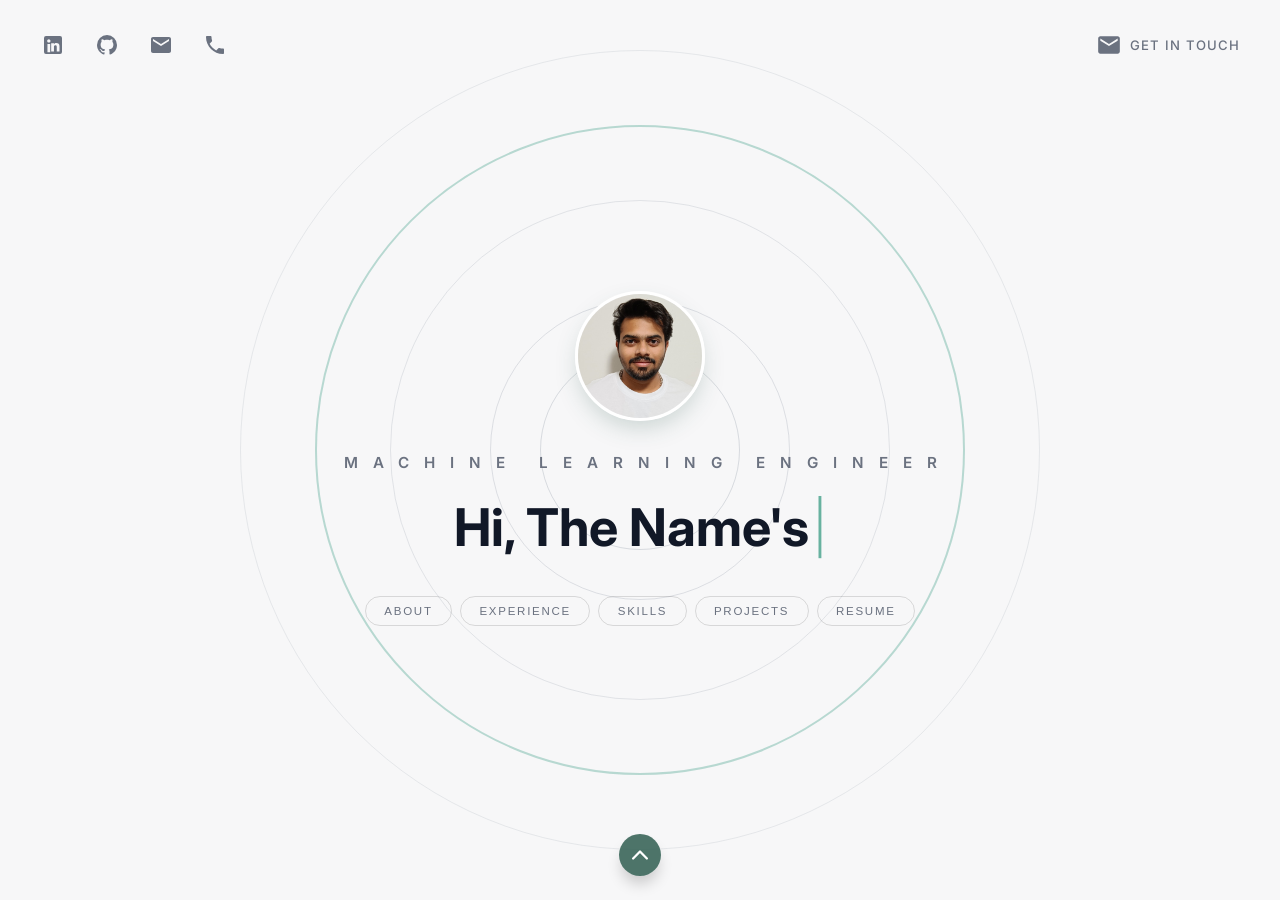
<file: index.html>
<!DOCTYPE html>
<html lang="en">
<head>
    <meta charset="UTF-8">
    <meta name="viewport" content="width=device-width, initial-scale=1.0">
    <title>Surya Teja Anupindi | Machine Learning Engineer</title>
    <meta name="description" content="Portfolio of Surya Teja Anupindi, Machine Learning Engineer specializing in MLOps, Agentic AI, RAG, Multimodal Fusion, and High-Performance LLM Serving.">
    <link rel="icon" type="image/jpeg" href="profile_square.jpg">
    
    <!-- Google Fonts -->
    <link rel="preconnect" href="https://fonts.googleapis.com">
    <link rel="preconnect" href="https://fonts.gstatic.com" crossorigin>
    <link href="https://fonts.googleapis.com/css2?family=Inter:wght@300;400;500;600;700;800&family=JetBrains+Mono:wght@400;500;600&display=swap" rel="stylesheet">
    
    <!-- Main Stylesheet -->
    <link rel="stylesheet" href="style.css">
</head>
<body>

    <div class="portfolio-container">
        
        <!-- ==================== STICKY HEADER ==================== -->
        <header class="site-header">
            <!-- Left: Social Media Icons -->
            <div class="header-socials">
                <!-- LinkedIn -->
                <a href="https://www.linkedin.com/in/suryatejaanupindi" target="_blank" rel="noopener noreferrer" class="social-icon-btn" aria-label="LinkedIn">
                    <svg viewBox="0 0 24 24">
                        <path d="M19 3a2 2 0 0 1 2 2v14a2 2 0 0 1-2 2H5a2 2 0 0 1-2-2V5a2 2 0 0 1 2-2h14m-.5 15.5v-5.3a3.26 3.26 0 0 0-3.26-3.26c-.85 0-1.84.52-2.28 1.3v-1.11h-2.79v8.37h2.79v-4.93c0-.77.62-1.4 1.39-1.4a1.4 1.4 0 0 1 1.4 1.4v4.93h2.75M6.46 10.9v8.37H9.2V10.9H6.46M7.83 6.25c-.9 0-1.63.73-1.63 1.63 0 .9.73 1.63 1.63 1.63.9 0 1.63-.73 1.63-1.63 0-.9-.73-1.63-1.63-1.63Z"/>
                    </svg>
                </a>
                <!-- GitHub -->
                <a href="https://github.com/GehrmanSparrow-dev" target="_blank" rel="noopener noreferrer" class="social-icon-btn" aria-label="GitHub">
                    <svg viewBox="0 0 24 24">
                        <path d="M12 2A10 10 0 0 0 2 12c0 4.42 2.87 8.17 6.84 9.5.5.08.66-.23.66-.5v-1.69c-2.77.6-3.36-1.34-3.36-1.34-.46-1.16-1.11-1.47-1.11-1.47-.91-.62.07-.6.07-.6 1 .07 1.53 1.03 1.53 1.03.87 1.52 2.34 1.07 2.91.83.1-.65.35-1.09.63-1.34-2.22-.25-4.55-1.11-4.55-4.92 0-1.11.38-2 1.03-2.71-.1-.25-.45-1.29.1-2.64 0 0 .84-.27 2.75 1.02.79-.22 1.65-.33 2.5-.33.85 0 1.71.11 2.5.33 1.91-1.29 2.75-1.02 2.75-1.02.55 1.35.2 2.39.1 2.64.65.71 1.03 1.6 1.03 2.71 0 3.82-2.34 4.66-4.57 4.91.36.31.69.92.69 1.85V21c0 .27.16.59.67.5C19.14 20.16 22 16.42 22 12A10 10 0 0 0 12 2Z"/>
                    </svg>
                </a>
                <!-- Email -->
                <a href="mailto:reach2.anupindi@gmail.com" class="social-icon-btn" aria-label="Email">
                    <svg viewBox="0 0 24 24">
                        <path d="M20 4H4c-1.1 0-1.99.9-1.99 2L2 18c0 1.1.9 2 2 2h16c1.1 0 2-.9 2-2V6c0-1.1-.9-2-2-2zm0 4l-8 5-8-5V6l8 5 8-5v2z"/>
                    </svg>
                </a>
                <!-- Phone -->
                <a href="tel:+15512639722" class="social-icon-btn" aria-label="Phone">
                    <svg viewBox="0 0 24 24">
                        <path d="M6.62 10.79c1.44 2.83 3.76 5.14 6.59 6.59l2.2-2.2c.27-.27.67-.36 1.02-.24 1.12.37 2.33.57 3.57.57.55 0 1 .45 1 1V20c0 .55-.45 1-1 1-9.39 0-17-7.61-17-17 0-.55.45-1 1-1h3.5c.55 0 1 .45 1 1 0 1.25.2 2.45.57 3.57.11.35.03.74-.25 1.02l-2.2 2.2z"/>
                    </svg>
                </a>
            </div>

            <!-- Right: Get In Touch -->
            <a href="#contact" class="header-contact-btn">
                <svg viewBox="0 0 24 24">
                    <path d="M20 4H4c-1.1 0-1.99.9-1.99 2L2 18c0 1.1.9 2 2 2h16c1.1 0 2-.9 2-2V6c0-1.1-.9-2-2-2zm0 4l-8 5-8-5V6l8 5 8-5v2z"/>
                </svg>
                <span>Get in touch</span>
            </a>
        </header>

        <!-- ==================== 1. HERO SECTION ==================== -->
        <section id="hero" class="snap-section">
            <div class="hero-content">
                <!-- Concentric animated radar circles -->
                <div class="radar-circles-wrapper">
                    <div class="radar-circle radar-circle-200"></div>
                    <div class="radar-circle radar-circle-300"></div>
                    <div class="radar-circle radar-circle-500"></div>
                    <div class="radar-circle radar-circle-650"></div>
                    <div class="radar-circle radar-circle-800"></div>
                </div>

                <!-- Avatar Profile Photo -->
                <div class="hero-avatar-wrapper">
                    <img src="profile_square.jpg" alt="Surya Teja Anupindi" class="hero-avatar">
                </div>

                <!-- Role Subtitle -->
                <h2 class="hero-role-title">Machine Learning Engineer</h2>

                <!-- Dynamic Typewriter Headline -->
                <div class="hero-typewriter-wrapper">
                    <h1 class="hero-headline">
                        <span id="typewriter-text" class="typewriter-text"></span><span class="blinkingCursor">|</span>
                    </h1>
                </div>

                <!-- Hero Navigation Buttons -->
                <div class="hero-buttons-group">
                    <a href="#about"><button class="heroButton">About</button></a>
                    <a href="#experience"><button class="heroButton">Experience</button></a>
                    <a href="#skills"><button class="heroButton">Skills</button></a>
                    <a href="#projects"><button class="heroButton">Projects</button></a>
                    <a href="resume.html" target="_blank"><button class="heroButton">Resume</button></a>
                </div>
            </div>
        </section>

        <!-- ==================== 2. ABOUT SECTION ==================== -->
        <section id="about" class="snap-section center-align">
            <h3 class="section-title-top">About</h3>
            
            <div class="about-container">
                <div class="about-image-wrapper">
                    <img src="profile.jpg" alt="Surya Teja Anupindi" class="about-photo">
                </div>

                <div class="about-text-wrapper">
                    <h4 class="about-heading">Here is a <span class="underline-accent">little</span> background</h4>
                    
                    <p class="about-description">
                        Hey 👋🏼 I am a Machine Learning Engineer based in the United States. I hold a <strong>Master of Science in Data Science</strong> from Saint Peter's University (Jersey City, NJ) and a <strong>Bachelor of Technology in Computer Science & Engineering</strong> from GITAM University.
                    </p>
                    
                    <p class="about-description">
                        I specialize in architecting end-to-end MLOps pipelines, stateful agentic AI orchestration (LangGraph, crewAI, AutoGen), high-performance model serving (vLLM AWQ), and multimodal deep learning. Recently, I joined <strong>Winaxis LLC</strong> as a Machine Learning Engineer Intern, implementing testing protocols and validation benchmarks for enterprise ML workflows.
                    </p>

                    <div class="about-badges-row">
                        <span class="about-pill">🎓 M.S. Data Science (2026)</span>
                        <span class="about-pill">💼 Winaxis ML Intern (2026)</span>
                        <span class="about-pill">🤖 Agentic AI & vLLM</span>
                        <span class="about-pill">📊 CMMI Level 5 MLOps</span>
                    </div>

                    <div style="margin-top: 0.5rem;">
                        <a href="MLE_SURYA_RESUME.pdf" target="_blank" download="Surya_Teja_Anupindi_Resume.pdf" class="heroButton" style="border-color: var(--dark-green); color: var(--dark-green); display: inline-block;">
                            📄 Download Full Resume (PDF)
                        </a>
                    </div>
                </div>
            </div>
        </section>

        <!-- ==================== 3. EXPERIENCE SECTION ==================== -->
        <section id="experience" class="snap-section center-align">
            <h3 class="section-title-top">Experience</h3>

            <div class="experience-container">
                <div class="experience-carousel custom-scrollbar">
                    
                    <!-- Card 1: Winaxis LLC (New Experience) -->
                    <article class="experience-card">
                        <div class="exp-card-header">
                            <div>
                                <h4 class="exp-role-title">Machine Learning Engineer Intern</h4>
                                <p class="exp-company-name">Winaxis LLC</p>
                            </div>
                            <div class="exp-company-logo">W</div>
                        </div>

                        <div class="exp-tech-row">
                            <span class="exp-tech-tag">Python</span>
                            <span class="exp-tech-tag">Pytest</span>
                            <span class="exp-tech-tag">MLOps</span>
                            <span class="exp-tech-tag">Docker</span>
                            <span class="exp-tech-tag">CI/CD</span>
                        </div>

                        <p class="exp-date-range">Aug 2026 &ndash; Present &bull; Remote (US Branch: Lewes, DE)</p>

                        <ul class="exp-bullets-list custom-scrollbar">
                            <li>Implemented testing protocols and automated validation benchmarks for ML pipelines, ensuring strict adherence to company engineering and reliability standards.</li>
                            <li>Collaborated with cross-functional engineering teams to support core development initiatives, pipeline optimizations, and machine learning infrastructure.</li>
                            <li>Assisted in developing, testing, and deploying machine learning workflows and automated quality assurance subroutines across cloud environments.</li>
                        </ul>
                    </article>

                    <!-- Card 2: Quantela MLE -->
                    <article class="experience-card">
                        <div class="exp-card-header">
                            <div>
                                <h4 class="exp-role-title">Machine Learning Engineer</h4>
                                <p class="exp-company-name">Quantela</p>
                            </div>
                            <div class="exp-company-logo">Q</div>
                        </div>

                        <div class="exp-tech-row">
                            <span class="exp-tech-tag">AWS / GCP</span>
                            <span class="exp-tech-tag">PyTorch</span>
                            <span class="exp-tech-tag">LLMs</span>
                            <span class="exp-tech-tag">SHAP</span>
                            <span class="exp-tech-tag">MLOps</span>
                        </div>

                        <p class="exp-date-range">Apr 2022 &ndash; May 2024 &bull; Hyderabad, TG</p>

                        <ul class="exp-bullets-list custom-scrollbar">
                            <li>Architected end-to-end MLOps pipelines (ingestion &rarr; training &rarr; deployment &rarr; monitoring) on AWS/GCP, reducing model deployment time from 6 weeks to under 48 hours and cutting batch training cost by ~45%.</li>
                            <li>Pioneered an LLM-powered citizen-service automation workflow integrated into the eGovernance stack, resolving 89% of 40K+ monthly queries without human intervention in under 30 seconds.</li>
                            <li>Established model governance (drift detection, SHAP explainability, A/B testing) aligned to CMMI Level 5, passing external AI audits with zero critical findings.</li>
                        </ul>
                    </article>

                    <!-- Card 3: Quantela Intern -->
                    <article class="experience-card">
                        <div class="exp-card-header">
                            <div>
                                <h4 class="exp-role-title">Machine Learning Intern</h4>
                                <p class="exp-company-name">Quantela</p>
                            </div>
                            <div class="exp-company-logo">Q</div>
                        </div>

                        <div class="exp-tech-row">
                            <span class="exp-tech-tag">Computer Vision</span>
                            <span class="exp-tech-tag">TensorFlow</span>
                            <span class="exp-tech-tag">OpenCV</span>
                            <span class="exp-tech-tag">IoT Telemetry</span>
                        </div>

                        <p class="exp-date-range">2021 &ndash; Apr 2022 &bull; Hyderabad, TG</p>

                        <ul class="exp-bullets-list custom-scrollbar">
                            <li>Productionized computer vision and anomaly-detection models for video monitoring, crowd management, and IoT telemetry across 35,000+ smart-streetlight and parking assets, achieving 94% mAP and a 62% drop in false alerts.</li>
                            <li>Built a reusable AI model store and feature-engineering framework that eliminated ~70% of duplicate modeling effort across Asset Management, Location Insights, and Citizen App lines.</li>
                        </ul>
                    </article>

                    <!-- Card 4: Academic & Agentic Research -->
                    <article class="experience-card">
                        <div class="exp-card-header">
                            <div>
                                <h4 class="exp-role-title">Graduate AI & ML Researcher</h4>
                                <p class="exp-company-name">Saint Peter's University</p>
                            </div>
                            <div class="exp-company-logo">SPU</div>
                        </div>

                        <div class="exp-tech-row">
                            <span class="exp-tech-tag">LangGraph</span>
                            <span class="exp-tech-tag">crewAI</span>
                            <span class="exp-tech-tag">vLLM AWQ</span>
                            <span class="exp-tech-tag">Docker</span>
                            <span class="exp-tech-tag">DeBERTa</span>
                        </div>

                        <p class="exp-date-range">2025 &ndash; 2026 &bull; Jersey City, NJ</p>

                        <ul class="exp-bullets-list custom-scrollbar">
                            <li>Designed ArgRAG, an argumentation-aware RAG pipeline improving factual accuracy by 3.4% and explanation quality by 21% (human-rated) on the BEIR-FEVER benchmark.</li>
                            <li>Engineered an autonomous software engineering loop in Python with pytest test executions in isolated Docker containers, capturing stack traces and auto-patching buggy scripts.</li>
                            <li>Hosted Mistral-7B at 4-bit AWQ quantization on vLLM serving engine, measuring TTFT latency and throughput metrics.</li>
                        </ul>
                    </article>

                </div>
            </div>
        </section>

        <!-- ==================== 4. SKILLS SECTION ==================== -->
        <section id="skills" class="snap-section">
            <h3 class="section-title-top">Skills</h3>
            <h3 class="section-subtitle-top">Hover over a skill for current proficiency</h3>

            <div class="skills-container">
                <div class="skills-grid">
                    
                    <!-- Python -->
                    <div class="skill-item-group" title="Python">
                        <div class="skill-icon-card">
                            <svg viewBox="0 0 24 24" fill="none">
                                <path d="M12 2C6.48 2 6.8 4.4 6.8 4.4l.01 2.5h5.3v.75H4.2S2 7.37 2 12.89c0 5.51 1.93 5.34 1.93 5.34h1.15v-2.67s-.06-3.18 3.12-3.18h5.36s3.06.05 3.06-2.97V4.4S17.06 2 12 2zm-2.12 1.63c.52 0 .94.42.94.94s-.42.94-.94.94-.94-.42-.94-.94.42-.94.94-.94z" fill="#3776AB"/>
                                <path d="M12 22c5.52 0 5.2-2.4 5.2-2.4l-.01-2.5h-5.3v-.75h7.91S22 16.63 22 11.11c0-5.51-1.93-5.34-1.93-5.34h-1.15v2.67s.06 3.18-3.12 3.18H10.44s-3.06-.05-3.06 2.97V19.6S6.94 22 12 22zm2.12-1.63c-.52 0-.94-.42-.94-.94s.42-.94.94-.94.94.42.94.94-.42.94-.94.94z" fill="#FFD43B"/>
                            </svg>
                        </div>
                        <div class="skill-overlay-percent">
                            <p class="skill-percent-text">95%</p>
                        </div>
                    </div>

                    <!-- PyTorch -->
                    <div class="skill-item-group" title="PyTorch">
                        <div class="skill-icon-card">
                            <svg viewBox="0 0 24 24" fill="#EE4C2C">
                                <path d="M12.65 1.76a10 10 0 0 0-8.23 9.87c0 4.14 2.52 7.7 6.13 9.19l.71-1.84a8.04 8.04 0 0 1-4.88-7.35 8 8 0 0 1 6.58-7.89l-.31-1.98zM15 4a2 2 0 1 1-2 2 2 2 0 0 1 2-2zm-1.86 3.26l-1.39 1.4 3.53 3.53-1.42 1.42 3.54 3.53 1.41-1.41-3.53-3.54 1.41-1.41-3.55-3.52z"/>
                            </svg>
                        </div>
                        <div class="skill-overlay-percent">
                            <p class="skill-percent-text">90%</p>
                        </div>
                    </div>

                    <!-- TensorFlow -->
                    <div class="skill-item-group" title="TensorFlow">
                        <div class="skill-icon-card">
                            <svg viewBox="0 0 24 24" fill="#FF6F00">
                                <path d="M1.29 5.87l8.66-5 8.66 5v5.33l-4.33 2.5v-4.5l-4.33-2.5v12.43l-4.33-2.5V8.37l-4.33 2.5V5.87zm17.32 0v5.33l4.33-2.5V5.87l-4.33-2.5v2.5zm0 8.33l4.33-2.5v5.33l-4.33 2.5v-5.33z"/>
                            </svg>
                        </div>
                        <div class="skill-overlay-percent">
                            <p class="skill-percent-text">85%</p>
                        </div>
                    </div>

                    <!-- LangGraph / Agentic AI -->
                    <div class="skill-item-group" title="LangGraph / Agentic AI">
                        <div class="skill-icon-card">
                            <svg viewBox="0 0 24 24" fill="none" stroke="#2F5D50" stroke-width="2">
                                <circle cx="12" cy="5" r="3"/>
                                <circle cx="5" cy="19" r="3"/>
                                <circle cx="19" cy="19" r="3"/>
                                <line x1="12" y1="8" x2="5" y2="16"/>
                                <line x1="12" y1="8" x2="19" y2="16"/>
                                <line x1="5" y1="19" x2="19" y2="19" stroke-dasharray="2 2"/>
                            </svg>
                        </div>
                        <div class="skill-overlay-percent">
                            <p class="skill-percent-text">90%</p>
                        </div>
                    </div>

                    <!-- vLLM / Model Serving -->
                    <div class="skill-item-group" title="vLLM Serving">
                        <div class="skill-icon-card">
                            <svg viewBox="0 0 24 24" fill="none" stroke="#68B2A0" stroke-width="2">
                                <rect x="2" y="3" width="20" height="14" rx="2"/>
                                <line x1="8" y1="21" x2="16" y2="21"/>
                                <line x1="12" y1="17" x2="12" y2="21"/>
                                <path d="m7 9 3 3-3 3"/>
                                <line x1="13" y1="15" x2="17" y2="15"/>
                            </svg>
                        </div>
                        <div class="skill-overlay-percent">
                            <p class="skill-percent-text">85%</p>
                        </div>
                    </div>

                    <!-- Transformers / Hugging Face -->
                    <div class="skill-item-group" title="Transformers / Hugging Face">
                        <div class="skill-icon-card">
                            <svg viewBox="0 0 24 24" fill="#FFD21E">
                                <circle cx="12" cy="12" r="10"/>
                                <circle cx="9" cy="10" r="1.5" fill="#000"/>
                                <circle cx="15" cy="10" r="1.5" fill="#000"/>
                                <path d="M8 14c1 2 3 2.5 4 2.5s3-.5 4-2.5" stroke="#000" stroke-width="1.5" stroke-linecap="round" fill="none"/>
                            </svg>
                        </div>
                        <div class="skill-overlay-percent">
                            <p class="skill-percent-text">90%</p>
                        </div>
                    </div>

                    <!-- RAG & Vector DBs -->
                    <div class="skill-item-group" title="RAG & Vector Search">
                        <div class="skill-icon-card">
                            <svg viewBox="0 0 24 24" fill="none" stroke="#2F5D50" stroke-width="2">
                                <path d="M4 6h16M4 12h16M4 18h10"/>
                                <circle cx="18" cy="18" r="3"/>
                                <path d="m20.5 20.5 2 2"/>
                            </svg>
                        </div>
                        <div class="skill-overlay-percent">
                            <p class="skill-percent-text">90%</p>
                        </div>
                    </div>

                    <!-- Docker -->
                    <div class="skill-item-group" title="Docker">
                        <div class="skill-icon-card">
                            <svg viewBox="0 0 24 24" fill="#2496ED">
                                <path d="M13.98 11.08h-2.12v-2.1h2.12v2.1zm-2.6 0H9.27v-2.1h2.11v2.1zm-2.6 0H6.66v-2.1h2.12v2.1zm5.2 0h2.12v-2.1h-2.12v2.1zm2.6 0h2.12v-2.1h-2.12v2.1zm-7.8-2.6H6.66v-2.1h2.12v2.1zm2.6 0H9.27v-2.1h2.11v2.1zm2.6 0h-2.12v-2.1h2.12v2.1zm6.97 3.52c-.3-.21-.99-.34-1.63-.16-.27-.72-.81-1.3-1.46-1.57l-.37-.16-.26.31c-.34.41-.53.94-.53 1.51 0 .28.05.56.14.82-.44.13-1.02.17-1.74.17H1.38c-.37 1.55.08 3.2 1.13 4.29 1.48 1.53 3.96 2.07 7.78 2.07 6.46 0 10.9-3.23 11.83-8.08.73.08 1.47-.14 1.88-.69l-1.02-.51z"/>
                            </svg>
                        </div>
                        <div class="skill-overlay-percent">
                            <p class="skill-percent-text">85%</p>
                        </div>
                    </div>

                    <!-- AWS -->
                    <div class="skill-item-group" title="AWS">
                        <div class="skill-icon-card">
                            <svg viewBox="0 0 24 24" fill="#FF9900">
                                <path d="M12.8 14.5c-2.3 1.2-5.1 1.9-8 1.9-3.9 0-7.3-1.4-9.8-3.7-.2-.2 0-.5.2-.4 3.7 2.1 8.2 3.3 12.8 3.3 2.6 0 5.4-.5 7.9-1.5.4-.2.7.2.4.5l-3.5-.1z"/>
                                <path d="M21.5 13.1c-.3-.4-1.9-.2-2.6-.1-.2 0-.3-.2-.1-.3 1.2-.9 3.2-.6 3.5-.3.3.4-.1 2.4-1.3 3.4-.2.1-.3 0-.3-.2.2-.7.8-2.1.8-2.5z"/>
                            </svg>
                        </div>
                        <div class="skill-overlay-percent">
                            <p class="skill-percent-text">80%</p>
                        </div>
                    </div>

                    <!-- Google Cloud Platform -->
                    <div class="skill-item-group" title="GCP">
                        <div class="skill-icon-card">
                            <svg viewBox="0 0 24 24" fill="#4285F4">
                                <path d="M19.35 10.04C18.67 6.59 15.64 4 12 4 9.11 4 6.6 5.64 5.35 8.04 2.34 8.36 0 10.91 0 14c0 3.31 2.69 6 6 6h13c2.76 0 5-2.24 5-5 0-2.64-2.05-4.78-4.65-4.96z"/>
                            </svg>
                        </div>
                        <div class="skill-overlay-percent">
                            <p class="skill-percent-text">75%</p>
                        </div>
                    </div>

                    <!-- OpenCV / Computer Vision -->
                    <div class="skill-item-group" title="OpenCV">
                        <div class="skill-icon-card">
                            <svg viewBox="0 0 24 24" fill="none" stroke="#5C3EE8" stroke-width="2">
                                <circle cx="12" cy="12" r="9"/>
                                <circle cx="12" cy="12" r="4"/>
                                <line x1="4.93" y1="4.93" x2="9.17" y2="9.17"/>
                                <line x1="14.83" y1="14.83" x2="19.07" y2="19.07"/>
                                <line x1="14.83" y1="9.17" x2="19.07" y2="4.93"/>
                                <line x1="4.93" y1="19.07" x2="9.17" y2="14.83"/>
                            </svg>
                        </div>
                        <div class="skill-overlay-percent">
                            <p class="skill-percent-text">85%</p>
                        </div>
                    </div>

                    <!-- SQL -->
                    <div class="skill-item-group" title="SQL & Databases">
                        <div class="skill-icon-card">
                            <svg viewBox="0 0 24 24" fill="#336791">
                                <path d="M12 2C6.48 2 2 4.02 2 6.5v11C2 19.98 6.48 22 12 22s10-2.02 10-4.5v-11C22 4.02 17.52 2 12 2zm0 2c4.42 0 8 1.45 8 2.5S16.42 9 12 9 4 7.55 4 6.5 7.58 4 12 4zm8 13.5c0 1.05-3.58 2.5-8 2.5s-8-1.45-8-2.5V14.3c1.94 1.25 4.86 1.7 8 1.7s6.06-.45 8-1.7v3.2zm0-5c0 1.05-3.58 2.5-8 2.5s-8-1.45-8-2.5V9.3c1.94 1.25 4.86 1.7 8 1.7s6.06-.45 8-1.7v3.2z"/>
                            </svg>
                        </div>
                        <div class="skill-overlay-percent">
                            <p class="skill-percent-text">85%</p>
                        </div>
                    </div>

                    <!-- Git -->
                    <div class="skill-item-group" title="Git & GitHub">
                        <div class="skill-icon-card">
                            <svg viewBox="0 0 24 24" fill="#F05032">
                                <path d="M21.62 10.45l-8.07-8.07a2.53 2.53 0 0 0-3.57 0l-1.8 1.8 2.27 2.27a2.12 2.12 0 0 1 2.68 2.68l2.19 2.19a2.1 2.1 0 1 1-1.39 1.39l-2.05-2.05v4.29a2.12 2.12 0 1 1-1.95 0v-4.38L7.6 12.89a2.12 2.12 0 1 1-1.4-1.39l2.25-2.25L2.38 3.18a2.53 2.53 0 0 0 0 3.57l8.07 8.07a2.53 2.53 0 0 0 3.57 0l7.6-7.6a2.53 2.53 0 0 0 0-3.57z"/>
                            </svg>
                        </div>
                        <div class="skill-overlay-percent">
                            <p class="skill-percent-text">90%</p>
                        </div>
                    </div>

                    <!-- Scikit-Learn -->
                    <div class="skill-item-group" title="Scikit-learn">
                        <div class="skill-icon-card">
                            <svg viewBox="0 0 24 24" fill="#F7931E">
                                <path d="M12 2L2 7l10 5 10-5-10-5zM2 17l10 5 10-5M2 12l10 5 10-5"/>
                            </svg>
                        </div>
                        <div class="skill-overlay-percent">
                            <p class="skill-percent-text">90%</p>
                        </div>
                    </div>

                    <!-- Linux & Bash -->
                    <div class="skill-item-group" title="Linux & Bash">
                        <div class="skill-icon-card">
                            <svg viewBox="0 0 24 24" fill="#000000">
                                <path d="M12 2C9.5 2 7.5 4 7.5 6.5c0 .7.2 1.4.5 2C7.3 9.4 6 11.5 6 14c0 3.5 2.5 6 6 6s6-2.5 6-6c0-2.5-1.3-4.6-2-5.5.3-.6.5-1.3.5-2C16.5 4 14.5 2 12 2zm-2 5a1 1 0 1 1 2 0 1 1 0 0 1-2 0zm4 0a1 1 0 1 1 2 0 1 1 0 0 1-2 0z"/>
                            </svg>
                        </div>
                        <div class="skill-overlay-percent">
                            <p class="skill-percent-text">85%</p>
                        </div>
                    </div>

                    <!-- Pytest & Testing -->
                    <div class="skill-item-group" title="Pytest & Testing">
                        <div class="skill-icon-card">
                            <svg viewBox="0 0 24 24" fill="none" stroke="#009688" stroke-width="2">
                                <path d="M22 11.08V12a10 10 0 1 1-5.93-9.14"/>
                                <polyline points="22 4 12 14.01 9 11.01"/>
                            </svg>
                        </div>
                        <div class="skill-overlay-percent">
                            <p class="skill-percent-text">85%</p>
                        </div>
                    </div>

                </div>
            </div>
        </section>

        <!-- ==================== 5. PROJECTS SECTION ==================== -->
        <section id="projects" class="snap-section">
            <h3 class="section-title-top">Projects</h3>

            <!-- Skewed Diagonal Background Stripe -->
            <div class="projects-skewed-banner"></div>

            <div class="projects-container">
                <div class="projects-slider custom-scrollbar">
                    
                    <!-- Slide 1: ArgRAG -->
                    <div class="project-slide">
                        <div class="project-mockup-frame">
                            <svg class="project-mockup-icon" viewBox="0 0 24 24" fill="none" stroke="currentColor" stroke-width="1.5">
                                <path d="M12 20h9M16.5 3.5a2.121 2.121 0 0 1 3 3L7 19l-4 1 1-4L16.5 3.5z"/>
                            </svg>
                        </div>
                        <div class="project-info-box">
                            <h4 class="project-title">
                                Project 1 of 6: <span class="underline-accent">ArgRAG: Argument-Aware RAG</span>
                            </h4>
                            <div class="project-tech-icons">
                                <span class="project-tech-badge">Python</span>
                                <span class="project-tech-badge">PyTorch</span>
                                <span class="project-tech-badge">DeBERTa</span>
                                <span class="project-tech-badge">FLAN-T5</span>
                                <span class="project-tech-badge">BEIR Benchmark</span>
                            </div>
                            <p class="project-summary-text">
                                Designed a modular retrieval-augmented generation pipeline that introduces an argument filtering and reasoning layer between retriever ensembles (BM25, DPR, ColBERT, SPLADE) and LLM generators. Improved factual accuracy by 3.4% and explanation quality by 21% (human-rated), achieving +4.4% Verdict EM over the best single retriever on the BEIR-FEVER benchmark.
                            </p>
                            <div class="project-action-links">
                                <a href="https://github.com/GehrmanSparrow-dev" target="_blank" class="project-link-btn">
                                    <span>GitHub Repo</span> &rarr;
                                </a>
                            </div>
                        </div>
                    </div>

                    <!-- Slide 2: Autonomous SWE & Serving -->
                    <div class="project-slide">
                        <div class="project-mockup-frame">
                            <svg class="project-mockup-icon" viewBox="0 0 24 24" fill="none" stroke="currentColor" stroke-width="1.5">
                                <rect x="2" y="4" width="20" height="16" rx="2"/>
                                <path d="m10 10-2 2 2 2m4-4 2 2-2 2"/>
                            </svg>
                        </div>
                        <div class="project-info-box">
                            <h4 class="project-title">
                                Project 2 of 6: <span class="underline-accent">Autonomous SWE &amp; Agentic Serving Platform</span>
                            </h4>
                            <div class="project-tech-icons">
                                <span class="project-tech-badge">LangGraph</span>
                                <span class="project-tech-badge">crewAI</span>
                                <span class="project-tech-badge">vLLM AWQ</span>
                                <span class="project-tech-badge">Docker</span>
                                <span class="project-tech-badge">Pytest</span>
                            </div>
                            <p class="project-summary-text">
                                Engineered a self-correcting autonomous software development loop in Python that executes test suites inside isolated Docker sandbox containers, captures tracebacks, and iteratively prompts a repair agent to fix errors automatically. Built high-performance model serving with vLLM hosting Mistral-7B at 4-bit AWQ precision with a streaming telemetry client measuring TTFT latency.
                            </p>
                            <div class="project-action-links">
                                <a href="https://github.com/GehrmanSparrow-dev" target="_blank" class="project-link-btn">
                                    <span>GitHub Repo</span> &rarr;
                                </a>
                            </div>
                        </div>
                    </div>

                    <!-- Slide 3: MIMIC-IV Clinical Outcome -->
                    <div class="project-slide">
                        <div class="project-mockup-frame">
                            <svg class="project-mockup-icon" viewBox="0 0 24 24" fill="none" stroke="currentColor" stroke-width="1.5">
                                <path d="M22 12h-4l-3 9L9 3l-3 9H2"/>
                            </svg>
                        </div>
                        <div class="project-info-box">
                            <h4 class="project-title">
                                Project 3 of 6: <span class="underline-accent">Multimodal Clinical Outcome Prediction</span>
                            </h4>
                            <div class="project-tech-icons">
                                <span class="project-tech-badge">BioClinicalBERT</span>
                                <span class="project-tech-badge">PyTorch</span>
                                <span class="project-tech-badge">SQLAlchemy</span>
                                <span class="project-tech-badge">MIMIC-IV</span>
                            </div>
                            <p class="project-summary-text">
                                Constructed deep multimodal fusion architectures fusing high-dimensional structured electronic health records (demographics, vital signs, lab statistics) with unstructured physician clinical admission notes. Encoded unstructured notes via BioClinicalBERT contextual embeddings, delivering a +7% F1-score improvement over unimodal baselines for ICU patient mortality prediction.
                            </p>
                            <div class="project-action-links">
                                <a href="https://github.com/GehrmanSparrow-dev" target="_blank" class="project-link-btn">
                                    <span>GitHub Repo</span> &rarr;
                                </a>
                            </div>
                        </div>
                    </div>

                    <!-- Slide 4: Chest X-Ray Anomaly Detection -->
                    <div class="project-slide">
                        <div class="project-mockup-frame">
                            <svg class="project-mockup-icon" viewBox="0 0 24 24" fill="none" stroke="currentColor" stroke-width="1.5">
                                <circle cx="12" cy="12" r="10"/>
                                <line x1="12" y1="8" x2="12" y2="12"/>
                                <line x1="12" y1="16" x2="12.01" y2="16"/>
                            </svg>
                        </div>
                        <div class="project-info-box">
                            <h4 class="project-title">
                                Project 4 of 6: <span class="underline-accent">Anomaly Detection in Chest Radiographs</span>
                            </h4>
                            <div class="project-tech-icons">
                                <span class="project-tech-badge">TensorFlow</span>
                                <span class="project-tech-badge">ResNet50</span>
                                <span class="project-tech-badge">DenseNet121</span>
                                <span class="project-tech-badge">Grad-CAM</span>
                                <span class="project-tech-badge">OpenCV</span>
                            </div>
                            <p class="project-summary-text">
                                Productionized deep convolutional neural network pipelines for detecting pneumonia and pulmonary tuberculosis from chest radiographs. Integrated Gradient-weighted Class Activation Mapping (Grad-CAM) to provide radiologists with transparent visual heatmaps pinpointing localized pathological lesions and model inference justifications.
                            </p>
                            <div class="project-action-links">
                                <a href="https://github.com/GehrmanSparrow-dev" target="_blank" class="project-link-btn">
                                    <span>GitHub Repo</span> &rarr;
                                </a>
                            </div>
                        </div>
                    </div>

                    <!-- Slide 5: Delivery Route Optimizer -->
                    <div class="project-slide">
                        <div class="project-mockup-frame">
                            <svg class="project-mockup-icon" viewBox="0 0 24 24" fill="none" stroke="currentColor" stroke-width="1.5">
                                <circle cx="6" cy="6" r="3"/>
                                <circle cx="18" cy="18" r="3"/>
                                <line x1="8.5" y1="8.5" x2="15.5" y2="15.5"/>
                            </svg>
                        </div>
                        <div class="project-info-box">
                            <h4 class="project-title">
                                Project 5 of 6: <span class="underline-accent">Delivery Route Optimizer with Real-Time Constraints</span>
                            </h4>
                            <div class="project-tech-icons">
                                <span class="project-tech-badge">Python</span>
                                <span class="project-tech-badge">NetworkX</span>
                                <span class="project-tech-badge">Dijkstra &amp; A*</span>
                                <span class="project-tech-badge">Christofides TSP</span>
                            </div>
                            <p class="project-summary-text">
                                Developed a graph-theoretical logistics route simulator incorporating dynamic edge weights representing traffic congestion, speed limits, and delivery time windows. Benchmarked Dijkstra, A*, and Christofides heuristic algorithms to achieve sub-second query latency and reduce simulated fleet fuel routing costs by 15%.
                            </p>
                            <div class="project-action-links">
                                <a href="https://github.com/GehrmanSparrow-dev" target="_blank" class="project-link-btn">
                                    <span>GitHub Repo</span> &rarr;
                                </a>
                            </div>
                        </div>
                    </div>

                    <!-- Slide 6: Asteroid Diameter Prediction -->
                    <div class="project-slide">
                        <div class="project-mockup-frame">
                            <svg class="project-mockup-icon" viewBox="0 0 24 24" fill="none" stroke="currentColor" stroke-width="1.5">
                                <circle cx="12" cy="12" r="3"/>
                                <path d="M12 2a10 10 0 0 0-7.07 17.07l1.41-1.41A8 8 0 1 1 20 12h2a10 10 0 0 0-10-10z"/>
                            </svg>
                        </div>
                        <div class="project-info-box">
                            <h4 class="project-title">
                                Project 6 of 6: <span class="underline-accent">Asteroid Diameter Prediction via MLP Neural Network</span>
                            </h4>
                            <div class="project-tech-icons">
                                <span class="project-tech-badge">Python</span>
                                <span class="project-tech-badge">TensorFlow</span>
                                <span class="project-tech-badge">Scikit-learn</span>
                                <span class="project-tech-badge">NASA Dataset</span>
                            </div>
                            <p class="project-summary-text">
                                Built and regularized a Multi-Layer Perceptron (MLP) deep regression model trained on NASA's physical and orbital asteroid databases to predict physical diameter. Handled severe multi-collinearity with feature selection, variance inflation factor (VIF) filtering, and dropout regularization, achieving minimal MAE and strong predictive $R^2$ scores.
                            </p>
                            <div class="project-action-links">
                                <a href="https://github.com/GehrmanSparrow-dev" target="_blank" class="project-link-btn">
                                    <span>GitHub Repo</span> &rarr;
                                </a>
                            </div>
                        </div>
                    </div>

                </div>
            </div>
        </section>

        <!-- ==================== 6. CONTACT SECTION ==================== -->
        <section id="contact" class="snap-section">
            <h3 class="section-title-top">Contact</h3>

            <div class="contact-container">
                <div class="contact-card-box">
                    <h4 class="contact-headline">
                        I have got just what you need. <span class="underline-accent">Let's talk.</span>
                    </h4>

                    <!-- Contact Details with Pulsing Green Icons -->
                    <div class="contact-info-list">
                        <!-- Phone -->
                        <div class="contact-info-row">
                            <svg class="contact-pulse-icon" viewBox="0 0 24 24" fill="currentColor">
                                <path d="M6.62 10.79c1.44 2.83 3.76 5.14 6.59 6.59l2.2-2.2c.27-.27.67-.36 1.02-.24 1.12.37 2.33.57 3.57.57.55 0 1 .45 1 1V20c0 .55-.45 1-1 1-9.39 0-17-7.61-17-17 0-.55.45-1 1-1h3.5c.55 0 1 .45 1 1 0 1.25.2 2.45.57 3.57.11.35.03.74-.25 1.02l-2.2 2.2z"/>
                            </svg>
                            <span>+1 (551) 263-9722</span>
                        </div>

                        <!-- Email -->
                        <div class="contact-info-row">
                            <svg class="contact-pulse-icon" viewBox="0 0 24 24" fill="currentColor">
                                <path d="M20 4H4c-1.1 0-1.99.9-1.99 2L2 18c0 1.1.9 2 2 2h16c1.1 0 2-.9 2-2V6c0-1.1-.9-2-2-2zm0 4l-8 5-8-5V6l8 5 8-5v2z"/>
                            </svg>
                            <span>reach2.anupindi@gmail.com</span>
                        </div>

                        <!-- Location -->
                        <div class="contact-info-row">
                            <svg class="contact-pulse-icon" viewBox="0 0 24 24" fill="currentColor">
                                <path fill-rule="evenodd" d="M11.54 22.351l.07.04.028.016a.76.76 0 00.723 0l.028-.015.071-.041a16.975 16.975 0 001.144-.742 19.58 19.58 0 002.683-2.282c1.944-1.99 3.963-4.98 3.963-8.827a8.25 8.25 0 00-16.5 0c0 3.846 2.02 6.837 3.963 8.827a19.58 19.58 0 002.682 2.282 16.975 16.975 0 001.145.742zM12 13.5a3 3 0 100-6 3 3 0 000 6z" clip-rule="evenodd"/>
                            </svg>
                            <span>Jersey City, NJ, United States</span>
                        </div>
                    </div>

                    <!-- Contact Form -->
                    <form id="portfolio-contact-form" class="contact-form-styled">
                        <div class="contact-form-row">
                            <input type="text" id="contact-name" placeholder="Name" required class="contactInput">
                            <input type="email" id="contact-email" placeholder="Email" required class="contactInput">
                        </div>
                        <input type="text" id="contact-subject" placeholder="Subject" required class="contactInput">
                        <textarea id="contact-message" placeholder="Message" required class="contactInput"></textarea>
                        <button type="submit" class="contact-submit-btn">Submit</button>
                        <div id="contact-feedback" class="form-feedback-message">
                            ✓ Thank you! Your message has been sent.
                        </div>
                    </form>

                </div>
            </div>
        </section>

        <!-- ==================== FLOATING FOOTER ==================== -->
        <footer class="floating-footer">
            <div class="floating-footer-inner">
                <a href="#hero" class="back-to-top-btn" aria-label="Back to Top">
                    <svg viewBox="0 0 24 24" fill="none" stroke="currentColor">
                        <path stroke-linecap="round" stroke-linejoin="round" d="m4.5 15.75 7.5-7.5 7.5 7.5"/>
                    </svg>
                </a>
            </div>
        </footer>

    </div>

    <!-- Scripts -->
    <script src="app.js"></script>
</body>
</html>
</file>
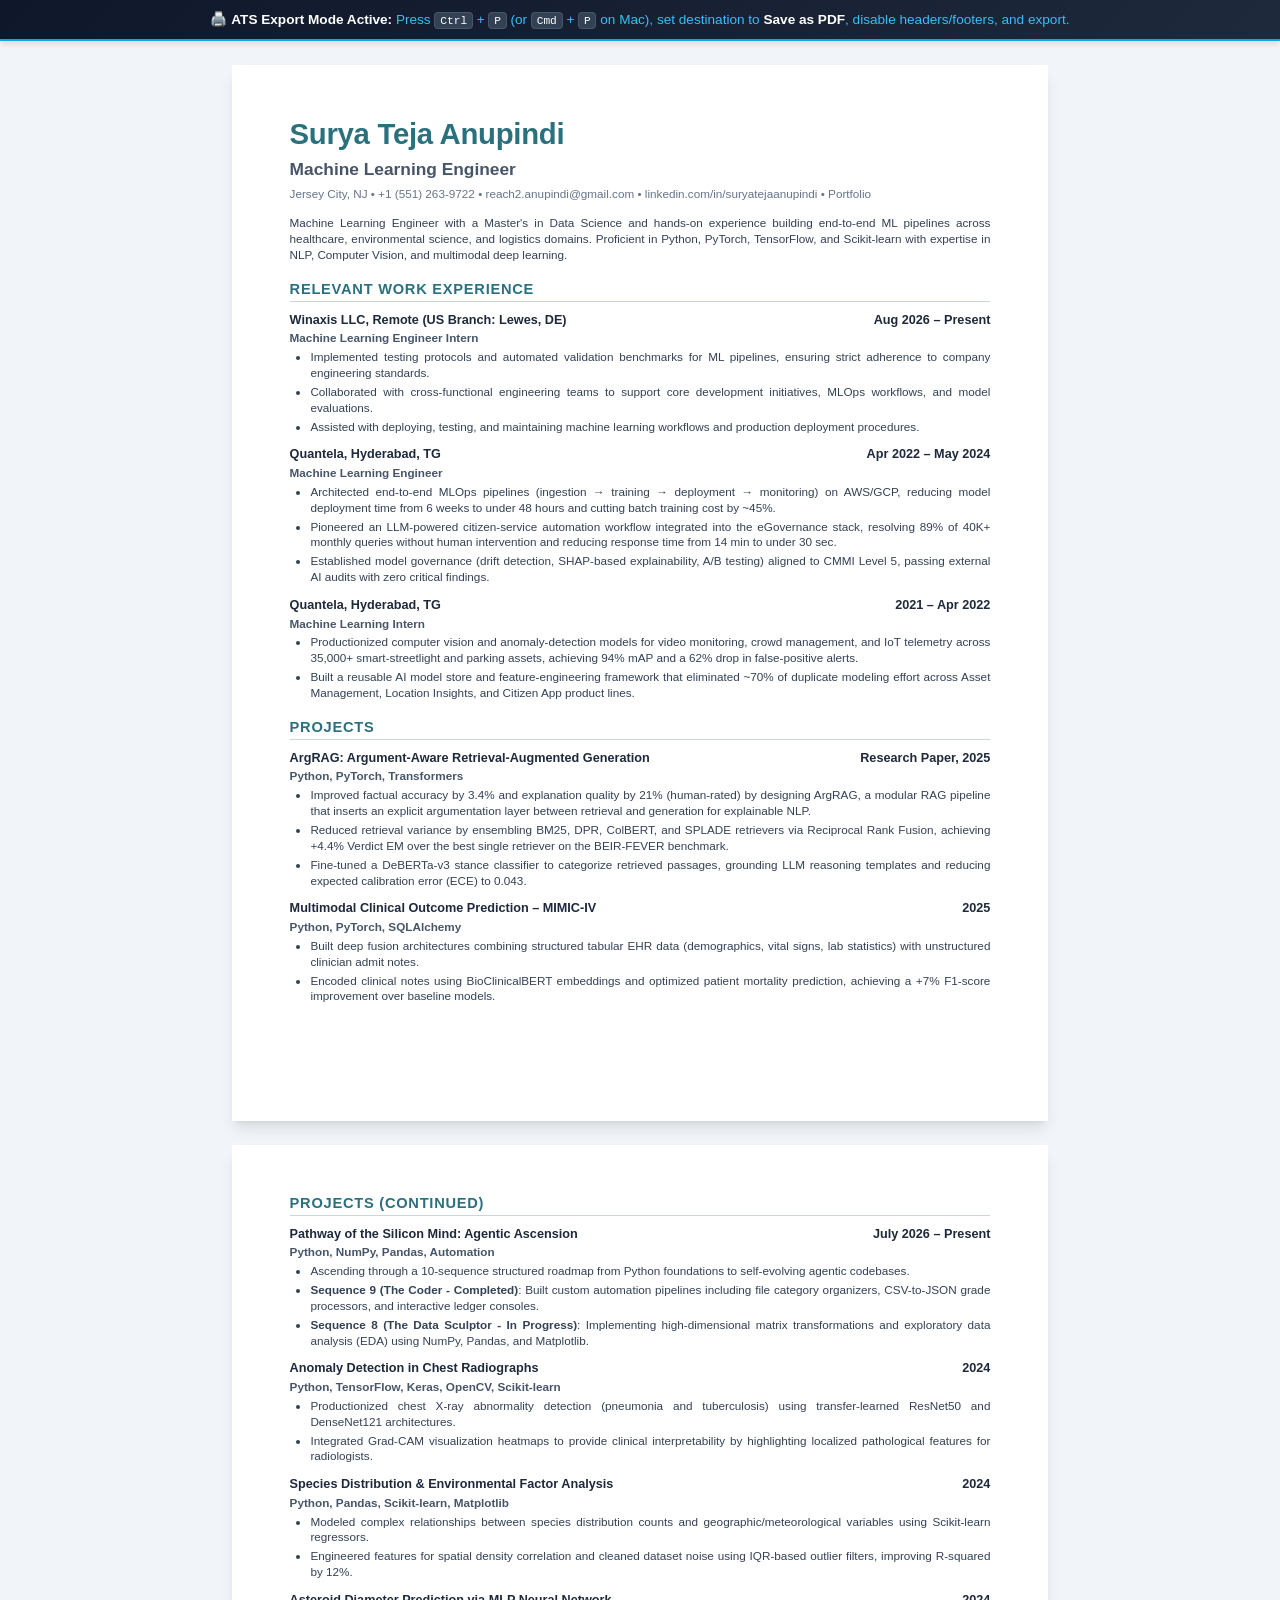
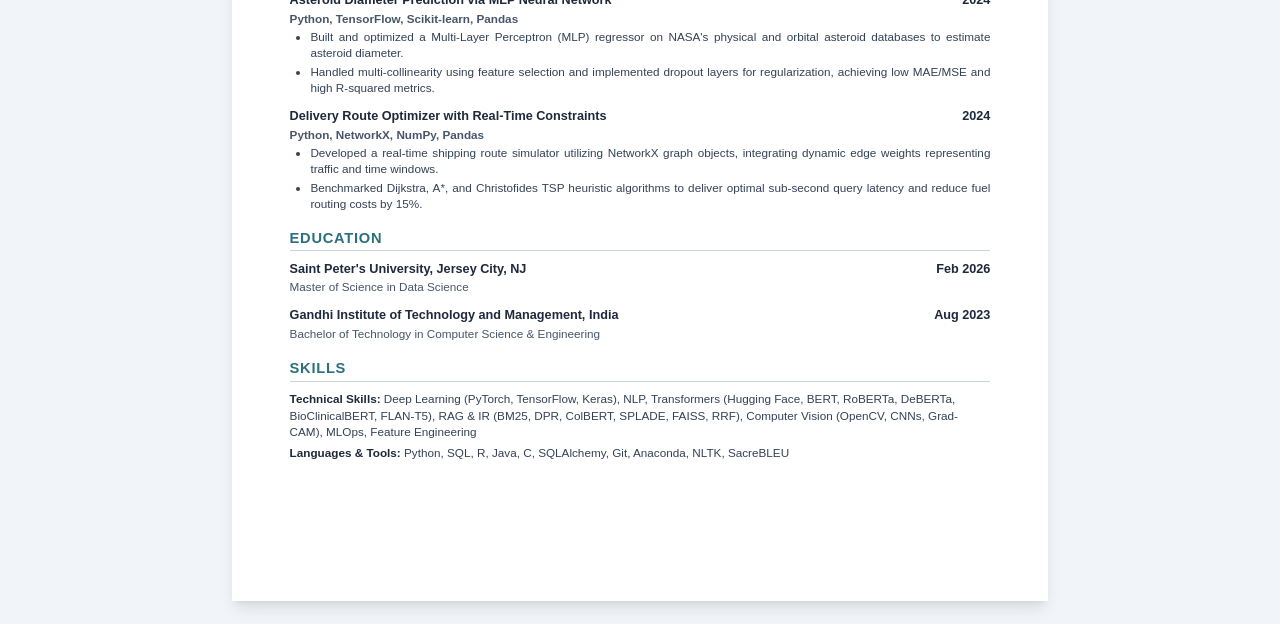
<file: resume.html>
<!DOCTYPE html>
<html lang="en">
<head>
    <meta charset="UTF-8">
    <meta name="viewport" content="width=device-width, initial-scale=1.0">
    <title>Surya Teja Anupindi - Resume</title>
    <style>
        /* ==========================================================================
           Web View Styling (Screen Preview)
           ========================================================================== */
        body {
            background-color: #f1f5f9;
            color: #334155;
            font-family: 'Helvetica Neue', Helvetica, Arial, sans-serif;
            margin: 0;
            padding: 0;
            line-height: 1.4;
        }

        /* Top Instruction Banner */
        .instruction-banner {
            background: linear-gradient(135deg, #0f172a 0%, #1e293b 100%);
            color: #38bdf8;
            padding: 0.6rem;
            text-align: center;
            font-size: 0.85rem;
            border-bottom: 2px solid #0ea5e9;
            box-shadow: 0 4px 6px -1px rgba(0, 0, 0, 0.1);
        }
        .instruction-banner strong {
            color: #ffffff;
        }
        .instruction-banner kbd {
            background-color: #334155;
            border: 1px solid #475569;
            border-radius: 4px;
            color: #ffffff;
            padding: 0.1rem 0.3rem;
            font-size: 0.7rem;
            font-family: monospace;
        }

        /* Document Paper Setup */
        .resume-page {
            background-color: #ffffff;
            width: 8.5in;
            min-height: 11in;
            margin: 1.5rem auto;
            padding: 0.5in 0.6in;
            box-shadow: 0 10px 15px -3px rgba(0, 0, 0, 0.1), 0 4px 6px -4px rgba(0, 0, 0, 0.1);
            box-sizing: border-box;
        }

        /* Typography & Layout */
        .resume-header {
            margin-bottom: 0.8rem;
        }
        .name {
            font-size: 22pt;
            font-weight: 700;
            color: #2b707d; /* Teal Accent Color */
            margin: 0;
            letter-spacing: -0.01em;
        }
        .title {
            font-size: 13pt;
            font-weight: 600;
            color: #475569;
            margin: 0.2rem 0 0.3rem 0;
        }
        .contact-info {
            font-size: 8.8pt;
            color: #64748b;
            margin: 0;
        }
        .contact-info a {
            color: #64748b;
            text-decoration: none;
        }
        .contact-info a:hover {
            color: #2b707d;
        }

        /* Professional Summary */
        .summary-text {
            font-size: 8.8pt;
            color: #334155;
            margin-top: 0.8rem;
            margin-bottom: 0.8rem;
            text-align: justify;
            line-height: 1.35;
        }

        /* Section Headings with Divider Line */
        .section-header {
            font-size: 11pt;
            font-weight: bold;
            color: #2b707d; /* Teal Accent Color */
            margin-top: 1rem;
            margin-bottom: 0.6rem;
            text-transform: uppercase;
            letter-spacing: 0.05em;
            border-bottom: 1px solid #cbd5e1;
            padding-bottom: 0.1rem;
        }

        /* Entry Layout: Company / Location / Dates */
        .entry-container {
            margin-bottom: 0.75rem;
        }
        .entry-header {
            display: flex;
            justify-content: space-between;
            align-items: baseline;
            font-size: 9.5pt;
            margin-bottom: 0.05rem;
        }
        .company-name {
            font-weight: bold;
            color: #1e293b;
        }
        .entry-dates {
            font-weight: bold;
            color: #1e293b;
        }
        .entry-role {
            font-size: 8.8pt;
            font-weight: 600;
            color: #475569;
            margin-bottom: 0.15rem;
        }

        /* Bullet lists matching Resume Worded style */
        ul.bullets-list {
            margin: 0 0 0.4rem 0;
            padding-left: 1.3rem;
            font-size: 8.8pt;
            line-height: 1.35;
            color: #334155;
            list-style-type: disc;
        }
        ul.bullets-list li {
            margin-bottom: 0.2rem;
            text-align: justify;
        }

        /* Skills block key-value style */
        .skills-container {
            font-size: 8.8pt;
            line-height: 1.4;
            color: #334155;
        }
        .skills-row {
            margin-bottom: 0.3rem;
        }
        .skills-row strong {
            color: #1e293b;
        }

        /* ==========================================================================
           Print & Export Styling (Triggers on print/save to PDF)
           ========================================================================== */
        @media print {
            body {
                background-color: #ffffff;
                color: #000000;
                font-family: 'Helvetica Neue', Helvetica, Arial, sans-serif;
            }

            .instruction-banner {
                display: none !important;
            }

            .resume-page {
                width: 100%;
                height: 100%;
                margin: 0;
                padding: 0 !important;
                box-shadow: none;
                page-break-after: always;
            }
            .resume-page:last-of-type {
                page-break-after: avoid;
            }

            .name {
                color: #2b707d !important;
                -webkit-print-color-adjust: exact;
                print-color-adjust: exact;
            }

            .section-header {
                color: #2b707d !important;
                border-bottom: 1px solid #cbd5e1;
                -webkit-print-color-adjust: exact;
                print-color-adjust: exact;
            }

            .company-name, .entry-dates {
                color: #000000;
            }

            .entry-role {
                color: #334155;
            }

            ul.bullets-list li {
                color: #000000;
            }

            .entry-container, .project-item {
                page-break-inside: avoid;
            }
            
            @page {
                size: letter;
                margin: 0.5in 0.5in;
            }
        }
    </style>
</head>
<body>

    <!-- Instruction Banner (Hidden during PDF prints) -->
    <div class="instruction-banner">
        🖨️ <strong>ATS Export Mode Active:</strong> Press <kbd>Ctrl</kbd> + <kbd>P</kbd> (or <kbd>Cmd</kbd> + <kbd>P</kbd> on Mac), set destination to <strong>Save as PDF</strong>, disable headers/footers, and export.
    </div>

    <!-- Paper Body -->
    <!-- Paper Body -->
    <div class="resume-page" id="page-1">
        
        <!-- Header -->
        <div class="resume-header">
            <h1 class="name">Surya Teja Anupindi</h1>
            <div class="title">Machine Learning Engineer</div>
            <p class="contact-info">
                Jersey City, NJ &bull; +1 (551) 263-9722 &bull; <a href="mailto:reach2.anupindi@gmail.com">reach2.anupindi@gmail.com</a> &bull; <a href="https://www.linkedin.com/in/suryatejaanupindi" target="_blank" rel="noopener noreferrer">linkedin.com/in/suryatejaanupindi</a> &bull; <a href="https://gehrmansparrow-dev.github.io/Portfolio/">Portfolio</a>
            </p>
        </div>

        <!-- Summary -->
        <p class="summary-text">
            Machine Learning Engineer with a Master's in Data Science and hands-on experience building end-to-end ML pipelines across healthcare, environmental science, and logistics domains. Proficient in Python, PyTorch, TensorFlow, and Scikit-learn with expertise in NLP, Computer Vision, and multimodal deep learning.
        </p>

        <!-- Section: Experience -->
        <div class="section-header">Relevant Work Experience</div>
        
        <div class="entry-container">
            <div class="entry-header">
                <span class="company-name">Winaxis LLC, Remote (US Branch: Lewes, DE)</span>
                <span class="entry-dates">Aug 2026 &ndash; Present</span>
            </div>
            <div class="entry-role">Machine Learning Engineer Intern</div>
            <ul class="bullets-list">
                <li>Implemented testing protocols and automated validation benchmarks for ML pipelines, ensuring strict adherence to company engineering standards.</li>
                <li>Collaborated with cross-functional engineering teams to support core development initiatives, MLOps workflows, and model evaluations.</li>
                <li>Assisted with deploying, testing, and maintaining machine learning workflows and production deployment procedures.</li>
            </ul>
        </div>

        <div class="entry-container">
            <div class="entry-header">
                <span class="company-name">Quantela, Hyderabad, TG</span>
                <span class="entry-dates">Apr 2022 &ndash; May 2024</span>
            </div>
            <div class="entry-role">Machine Learning Engineer</div>
            <ul class="bullets-list">
                <li>Architected end-to-end MLOps pipelines (ingestion &rarr; training &rarr; deployment &rarr; monitoring) on AWS/GCP, reducing model deployment time from 6 weeks to under 48 hours and cutting batch training cost by ~45%.</li>
                <li>Pioneered an LLM-powered citizen-service automation workflow integrated into the eGovernance stack, resolving 89% of 40K+ monthly queries without human intervention and reducing response time from 14 min to under 30 sec.</li>
                <li>Established model governance (drift detection, SHAP-based explainability, A/B testing) aligned to CMMI Level 5, passing external AI audits with zero critical findings.</li>
            </ul>
        </div>

        <div class="entry-container">
            <div class="entry-header">
                <span class="company-name">Quantela, Hyderabad, TG</span>
                <span class="entry-dates">2021 &ndash; Apr 2022</span>
            </div>
            <div class="entry-role">Machine Learning Intern</div>
            <ul class="bullets-list">
                <li>Productionized computer vision and anomaly-detection models for video monitoring, crowd management, and IoT telemetry across 35,000+ smart-streetlight and parking assets, achieving 94% mAP and a 62% drop in false-positive alerts.</li>
                <li>Built a reusable AI model store and feature-engineering framework that eliminated ~70% of duplicate modeling effort across Asset Management, Location Insights, and Citizen App product lines.</li>
            </ul>
        </div>

        <!-- Section: Projects -->
        <div class="section-header">Projects</div>

        <div class="entry-container">
            <div class="entry-header">
                <span class="company-name">ArgRAG: Argument-Aware Retrieval-Augmented Generation</span>
                <span class="entry-dates">Research Paper, 2025</span>
            </div>
            <div class="entry-role">Python, PyTorch, Transformers</div>
            <ul class="bullets-list">
                <li>Improved factual accuracy by 3.4% and explanation quality by 21% (human-rated) by designing ArgRAG, a modular RAG pipeline that inserts an explicit argumentation layer between retrieval and generation for explainable NLP.</li>
                <li>Reduced retrieval variance by ensembling BM25, DPR, ColBERT, and SPLADE retrievers via Reciprocal Rank Fusion, achieving +4.4% Verdict EM over the best single retriever on the BEIR-FEVER benchmark.</li>
                <li>Fine-tuned a DeBERTa-v3 stance classifier to categorize retrieved passages, grounding LLM reasoning templates and reducing expected calibration error (ECE) to 0.043.</li>
            </ul>
        </div>

        <div class="entry-container">
            <div class="entry-header">
                <span class="company-name">Multimodal Clinical Outcome Prediction &ndash; MIMIC-IV</span>
                <span class="entry-dates">2025</span>
            </div>
            <div class="entry-role">Python, PyTorch, SQLAlchemy</div>
            <ul class="bullets-list">
                <li>Built deep fusion architectures combining structured tabular EHR data (demographics, vital signs, lab statistics) with unstructured clinician admit notes.</li>
                <li>Encoded clinical notes using BioClinicalBERT embeddings and optimized patient mortality prediction, achieving a +7% F1-score improvement over baseline models.</li>
            </ul>
        </div>

    </div>

    <div class="resume-page" id="page-2">
        
        <!-- Section: Projects (Continued) -->
        <div class="section-header" style="margin-top: 0;">Projects (Continued)</div>

        <div class="entry-container">
            <div class="entry-header">
                <span class="company-name">Pathway of the Silicon Mind: Agentic Ascension</span>
                <span class="entry-dates">July 2026 &ndash; Present</span>
            </div>
            <div class="entry-role">Python, NumPy, Pandas, Automation</div>
            <ul class="bullets-list">
                <li>Ascending through a 10-sequence structured roadmap from Python foundations to self-evolving agentic codebases.</li>
                <li><strong>Sequence 9 (The Coder - Completed)</strong>: Built custom automation pipelines including file category organizers, CSV-to-JSON grade processors, and interactive ledger consoles.</li>
                <li><strong>Sequence 8 (The Data Sculptor - In Progress)</strong>: Implementing high-dimensional matrix transformations and exploratory data analysis (EDA) using NumPy, Pandas, and Matplotlib.</li>
            </ul>
        </div>

        <div class="entry-container">
            <div class="entry-header">
                <span class="company-name">Anomaly Detection in Chest Radiographs</span>
                <span class="entry-dates">2024</span>
            </div>
            <div class="entry-role">Python, TensorFlow, Keras, OpenCV, Scikit-learn</div>
            <ul class="bullets-list">
                <li>Productionized chest X-ray abnormality detection (pneumonia and tuberculosis) using transfer-learned ResNet50 and DenseNet121 architectures.</li>
                <li>Integrated Grad-CAM visualization heatmaps to provide clinical interpretability by highlighting localized pathological features for radiologists.</li>
            </ul>
        </div>

        <div class="entry-container">
            <div class="entry-header">
                <span class="company-name">Species Distribution &amp; Environmental Factor Analysis</span>
                <span class="entry-dates">2024</span>
            </div>
            <div class="entry-role">Python, Pandas, Scikit-learn, Matplotlib</div>
            <ul class="bullets-list">
                <li>Modeled complex relationships between species distribution counts and geographic/meteorological variables using Scikit-learn regressors.</li>
                <li>Engineered features for spatial density correlation and cleaned dataset noise using IQR-based outlier filters, improving R-squared by 12%.</li>
            </ul>
        </div>

        <div class="entry-container">
            <div class="entry-header">
                <span class="company-name">Asteroid Diameter Prediction via MLP Neural Network</span>
                <span class="entry-dates">2024</span>
            </div>
            <div class="entry-role">Python, TensorFlow, Scikit-learn, Pandas</div>
            <ul class="bullets-list">
                <li>Built and optimized a Multi-Layer Perceptron (MLP) regressor on NASA's physical and orbital asteroid databases to estimate asteroid diameter.</li>
                <li>Handled multi-collinearity using feature selection and implemented dropout layers for regularization, achieving low MAE/MSE and high R-squared metrics.</li>
            </ul>
        </div>

        <div class="entry-container">
            <div class="entry-header">
                <span class="company-name">Delivery Route Optimizer with Real-Time Constraints</span>
                <span class="entry-dates">2024</span>
            </div>
            <div class="entry-role">Python, NetworkX, NumPy, Pandas</div>
            <ul class="bullets-list">
                <li>Developed a real-time shipping route simulator utilizing NetworkX graph objects, integrating dynamic edge weights representing traffic and time windows.</li>
                <li>Benchmarked Dijkstra, A*, and Christofides TSP heuristic algorithms to deliver optimal sub-second query latency and reduce fuel routing costs by 15%.</li>
            </ul>
        </div>

        <!-- Section: Education -->
        <div class="section-header">Education</div>
        
        <div class="entry-container">
            <div class="entry-header">
                <span class="company-name">Saint Peter's University, Jersey City, NJ</span>
                <span class="entry-dates">Feb 2026</span>
            </div>
            <div class="entry-role" style="font-weight: normal;">Master of Science in Data Science</div>
        </div>

        <div class="entry-container">
            <div class="entry-header">
                <span class="company-name">Gandhi Institute of Technology and Management, India</span>
                <span class="entry-dates">Aug 2023</span>
            </div>
            <div class="entry-role" style="font-weight: normal;">Bachelor of Technology in Computer Science & Engineering</div>
        </div>

        <!-- Section: Skills -->
        <div class="section-header">Skills</div>
        <div class="skills-container">
            <div class="skills-row">
                <strong>Technical Skills:</strong> Deep Learning (PyTorch, TensorFlow, Keras), NLP, Transformers (Hugging Face, BERT, RoBERTa, DeBERTa, BioClinicalBERT, FLAN-T5), RAG &amp; IR (BM25, DPR, ColBERT, SPLADE, FAISS, RRF), Computer Vision (OpenCV, CNNs, Grad-CAM), MLOps, Feature Engineering
            </div>
            <div class="skills-row">
                <strong>Languages &amp; Tools:</strong> Python, SQL, R, Java, C, SQLAlchemy, Git, Anaconda, NLTK, SacreBLEU
            </div>
        </div>

    </div>
</body>
</html>
</file>
<file: style.css>
/* ==========================================================================
   Surya Teja Anupindi - Mitchell Sparrow Style Portfolio Stylesheet
   Inspired by Sonny Sangha's Next.js / Tailwind Snap-Scroll Design
   ========================================================================== */

/* --- Google Fonts & Resets --- */
@import url('https://fonts.googleapis.com/css2?family=Inter:wght@300;400;500;600;700;800&family=JetBrains+Mono:wght@400;500;600&display=swap');

:root {
  --bg-light: #f7f7f8;
  --bg-card: #ffffff;
  --text-dark: #111827;
  --text-body: #374151;
  --text-muted: #6b7280;
  --text-light: #9ca3af;
  
  --dark-green: #2f5d50;
  --light-green: #68b2a0;
  --sage-accent: #a3c4bc;
  --green-subtle: rgba(104, 178, 160, 0.15);
  
  --border-light: rgba(0, 0, 0, 0.08);
  --shadow-subtle: 0 10px 25px -5px rgba(0, 0, 0, 0.05), 0 8px 10px -6px rgba(0, 0, 0, 0.05);
  --shadow-card: 0 20px 25px -5px rgba(0, 0, 0, 0.08), 0 10px 10px -5px rgba(0, 0, 0, 0.04);
  
  --font-sans: 'Inter', -apple-system, BlinkMacSystemFont, 'Segoe UI', Roboto, sans-serif;
  --font-mono: 'JetBrains Mono', monospace;
}

*, *::before, *::after {
  box-sizing: border-box;
  margin: 0;
  padding: 0;
}

html {
  scroll-behavior: smooth;
  font-family: var(--font-sans);
  background-color: var(--bg-light);
  color: var(--text-dark);
}

body {
  background-color: var(--bg-light);
  color: var(--text-dark);
  overflow-x: hidden;
  height: 100vh;
}

/* --- Snap Scroll Container --- */
.portfolio-container {
  background-color: var(--bg-light);
  color: var(--text-dark);
  height: 100vh;
  scroll-snap-type: y mandatory;
  overflow-y: scroll;
  overflow-x: hidden;
  position: relative;
  z-index: 0;
}

/* Custom Scrollbar */
.portfolio-container::-webkit-scrollbar,
.custom-scrollbar::-webkit-scrollbar {
  width: 8px;
  height: 8px;
}

.portfolio-container::-webkit-scrollbar-track,
.custom-scrollbar::-webkit-scrollbar-track {
  background: rgba(156, 163, 175, 0.15);
  border-radius: 9999px;
}

.portfolio-container::-webkit-scrollbar-thumb,
.custom-scrollbar::-webkit-scrollbar-thumb {
  background: rgba(47, 93, 80, 0.7);
  border-radius: 9999px;
}

.portfolio-container::-webkit-scrollbar-thumb:hover,
.custom-scrollbar::-webkit-scrollbar-thumb:hover {
  background: var(--dark-green);
}

/* Firefox Scrollbar */
.portfolio-container,
.custom-scrollbar {
  scrollbar-width: thin;
  scrollbar-color: rgba(47, 93, 80, 0.7) rgba(156, 163, 175, 0.15);
}

/* --- Snap Sections --- */
.snap-section {
  height: 100vh;
  position: relative;
  display: flex;
  flex-direction: column;
  align-items: center;
  justify-content: center;
  scroll-snap-align: start;
  padding: 0 1.5rem;
  overflow: hidden;
}

.snap-section.center-align {
  scroll-snap-align: center;
}

/* --- Section Top Titles --- */
.section-title-top {
  position: absolute;
  top: 4.5rem;
  text-transform: uppercase;
  letter-spacing: 20px;
  color: var(--text-muted);
  font-size: 1.15rem;
  font-weight: 500;
  text-align: center;
  width: 100%;
  left: 0;
  padding-left: 20px; /* Offset letter-spacing */
  z-index: 10;
}

@media (min-width: 768px) {
  .section-title-top {
    top: 5.5rem;
    font-size: 1.4rem;
  }
}

.section-subtitle-top {
  position: absolute;
  top: 7.2rem;
  text-transform: uppercase;
  letter-spacing: 3px;
  color: var(--text-muted);
  font-size: 0.75rem;
  font-weight: 500;
  text-align: center;
  width: 100%;
  left: 0;
  padding-left: 3px;
  z-index: 10;
}

@media (min-width: 768px) {
  .section-subtitle-top {
    top: 8.5rem;
    font-size: 0.85rem;
  }
}

/* --- Header --- */
.site-header {
  position: sticky;
  top: 0;
  padding: 1.25rem 1.5rem;
  display: flex;
  align-items: flex-start;
  justify-content: space-between;
  max-width: 80rem;
  margin: 0 auto;
  z-index: 50;
  background: transparent;
}

@media (min-width: 1280px) {
  .site-header {
    align-items: center;
    padding: 1.5rem 2rem;
  }
}

.header-socials {
  display: flex;
  align-items: center;
  gap: 0.75rem;
}

.social-icon-btn {
  display: inline-flex;
  align-items: center;
  justify-content: center;
  width: 42px;
  height: 42px;
  border-radius: 50%;
  color: #6b7280;
  background: transparent;
  transition: all 0.25s ease;
  text-decoration: none;
}

.social-icon-btn svg {
  width: 24px;
  height: 24px;
  fill: currentColor;
  transition: transform 0.2s ease, color 0.2s ease;
}

.social-icon-btn:hover {
  color: var(--dark-green);
  transform: scale(1.15);
}

.header-contact-btn {
  display: flex;
  align-items: center;
  gap: 0.5rem;
  color: #6b7280;
  text-decoration: none;
  cursor: pointer;
  transition: color 0.2s ease, transform 0.2s ease;
  padding: 0.25rem 0.5rem;
}

.header-contact-btn svg {
  width: 26px;
  height: 26px;
  fill: currentColor;
}

.header-contact-btn span {
  text-transform: uppercase;
  font-size: 0.82rem;
  font-weight: 500;
  letter-spacing: 1px;
  display: none;
}

@media (min-width: 768px) {
  .header-contact-btn span {
    display: inline-block;
  }
}

.header-contact-btn:hover {
  color: var(--dark-green);
  transform: translateY(-1px);
}

/* --- Hero Section & Concentric Circles --- */
.hero-content {
  height: 100%;
  display: flex;
  flex-direction: column;
  align-items: center;
  justify-content: center;
  text-align: center;
  gap: 1.25rem;
  position: relative;
  z-index: 10;
  padding-top: 1rem;
}

.radar-circles-wrapper {
  position: absolute;
  top: 50%;
  left: 50%;
  transform: translate(-50%, -50%);
  display: flex;
  align-items: center;
  justify-content: center;
  pointer-events: none;
  z-index: 0;
}

.radar-circle {
  position: absolute;
  border-radius: 50%;
  border-style: solid;
}

.radar-circle-200 {
  width: 200px;
  height: 200px;
  border-width: 1px;
  border-color: rgba(156, 163, 175, 0.35);
  animation: radarPing 3.5s cubic-bezier(0, 0, 0.2, 1) infinite;
}

.radar-circle-300 {
  width: 300px;
  height: 300px;
  border-width: 1px;
  border-color: rgba(156, 163, 175, 0.3);
  animation: radarPing 3.5s cubic-bezier(0, 0, 0.2, 1) infinite 0.7s;
}

.radar-circle-500 {
  width: 500px;
  height: 500px;
  border-width: 1px;
  border-color: rgba(156, 163, 175, 0.25);
  animation: radarPing 3.5s cubic-bezier(0, 0, 0.2, 1) infinite 1.4s;
}

.radar-circle-650 {
  width: 520px;
  height: 520px;
  border-width: 2px;
  border-color: rgba(104, 178, 160, 0.45);
  animation: radarPulse 3s cubic-bezier(0.4, 0, 0.6, 1) infinite;
}

@media (min-width: 768px) {
  .radar-circle-650 {
    width: 650px;
    height: 650px;
  }
}

.radar-circle-800 {
  width: 800px;
  height: 800px;
  border-width: 1px;
  border-color: rgba(156, 163, 175, 0.2);
  animation: radarPing 3.5s cubic-bezier(0, 0, 0.2, 1) infinite 2.1s;
}

@keyframes radarPing {
  0% {
    transform: scale(0.85);
    opacity: 0.8;
  }
  75%, 100% {
    transform: scale(1.4);
    opacity: 0;
  }
}

@keyframes radarPulse {
  0%, 100% {
    opacity: 0.3;
    transform: scale(0.98);
  }
  50% {
    opacity: 0.75;
    transform: scale(1.02);
  }
}

/* Avatar Image */
.hero-avatar-wrapper {
  position: relative;
  z-index: 10;
  margin-bottom: 0.5rem;
}

.hero-avatar {
  width: 130px;
  height: 130px;
  border-radius: 50%;
  object-fit: cover;
  box-shadow: 0 10px 25px -5px rgba(47, 93, 80, 0.25);
  border: 3px solid #ffffff;
  transition: transform 0.3s ease;
}

.hero-avatar:hover {
  transform: scale(1.04);
}

.hero-role-title {
  font-size: 0.78rem;
  text-transform: uppercase;
  color: var(--text-muted);
  letter-spacing: 10px;
  padding-left: 10px;
  font-weight: 600;
  z-index: 10;
}

@media (min-width: 768px) {
  .hero-role-title {
    font-size: 0.95rem;
    letter-spacing: 15px;
    padding-left: 15px;
  }
}

.hero-typewriter-wrapper {
  min-height: 4.5rem;
  display: flex;
  align-items: center;
  justify-content: center;
  z-index: 10;
}

.hero-headline {
  font-size: 1.5rem;
  font-weight: 700;
  color: var(--text-dark);
  padding: 0 1rem;
  line-height: 1.25;
}

@media (min-width: 768px) {
  .hero-headline {
    font-size: 2.75rem;
  }
}

@media (min-width: 1024px) {
  .hero-headline {
    font-size: 3.25rem;
  }
}

.typewriter-text {
  margin-right: 0.25rem;
}

.blinkingCursor {
  color: var(--light-green);
  font-weight: 300;
  animation: blinkCursor 1s infinite;
}

@keyframes blinkCursor {
  0%, 49% { opacity: 1; }
  50%, 100% { opacity: 0; }
}

/* Hero Capsule Buttons */
.hero-buttons-group {
  display: flex;
  flex-wrap: wrap;
  align-items: center;
  justify-content: center;
  gap: 0.5rem;
  padding-top: 0.75rem;
  z-index: 10;
}

.heroButton {
  padding: 0.5rem 1.15rem;
  border: 1px solid rgba(36, 36, 36, 0.15);
  border-radius: 9999px;
  text-transform: uppercase;
  font-size: 0.72rem;
  letter-spacing: 0.15em;
  color: var(--text-muted);
  background-color: transparent;
  cursor: pointer;
  transition: all 0.2s ease;
  font-weight: 500;
}

.heroButton:hover {
  border-color: rgba(104, 178, 160, 0.6);
  color: var(--dark-green);
  background-color: rgba(104, 178, 160, 0.08);
  transform: translateY(-1px);
}

/* --- About Section --- */
.about-container {
  display: flex;
  flex-direction: column;
  position: relative;
  height: 100%;
  width: 100%;
  max-width: 75rem;
  padding: 0 1.5rem;
  justify-content: center;
  margin: 0 auto;
  align-items: center;
  text-align: center;
  gap: 2rem;
  z-index: 10;
}

@media (min-width: 768px) {
  .about-container {
    flex-direction: row;
    text-align: left;
    gap: 3.5rem;
    padding: 0 2.5rem;
  }
}

.about-image-wrapper {
  flex-shrink: 0;
  margin-top: 2rem;
}

@media (min-width: 768px) {
  .about-image-wrapper {
    margin-top: 0;
  }
}

.about-photo {
  width: 160px;
  height: 160px;
  border-radius: 50%;
  object-fit: cover;
  object-position: center 20%;
  box-shadow: var(--shadow-card);
  border: 4px solid #ffffff;
  transition: all 0.3s ease;
}

@media (min-width: 768px) {
  .about-photo {
    width: 260px;
    height: 360px;
    border-radius: 1.25rem;
  }
}

@media (min-width: 1280px) {
  .about-photo {
    width: 380px;
    height: 480px;
    border-radius: 1.75rem;
  }
}

.about-text-wrapper {
  display: flex;
  flex-direction: column;
  gap: 1.25rem;
  max-width: 38rem;
}

.about-heading {
  font-size: 1.35rem;
  font-weight: 700;
  color: var(--text-dark);
}

@media (min-width: 768px) {
  .about-heading {
    font-size: 2.25rem;
  }
}

.underline-accent {
  text-decoration: underline;
  text-decoration-color: rgba(104, 178, 160, 0.65);
  text-decoration-thickness: 4px;
}

.about-description {
  font-size: 0.92rem;
  line-height: 1.65;
  color: var(--text-body);
  text-align: justify;
}

@media (min-width: 768px) {
  .about-description {
    font-size: 1.02rem;
  }
}

.about-badges-row {
  display: flex;
  flex-wrap: wrap;
  gap: 0.5rem;
  margin-top: 0.5rem;
}

.about-pill {
  display: inline-flex;
  align-items: center;
  padding: 0.35rem 0.85rem;
  border-radius: 9999px;
  background-color: #ffffff;
  border: 1px solid rgba(47, 93, 80, 0.2);
  font-size: 0.78rem;
  font-weight: 600;
  color: var(--dark-green);
  box-shadow: var(--shadow-subtle);
}

/* --- Experience Section --- */
.experience-container {
  height: 100%;
  display: flex;
  position: relative;
  overflow: hidden;
  flex-direction: column;
  max-width: 100%;
  padding: 0 1rem;
  justify-content: center;
  margin: 0 auto;
  align-items: center;
  width: 100%;
}

.experience-carousel {
  width: 100vw;
  max-width: 85rem;
  height: 68%;
  padding: 1.5rem 1rem 2rem 1rem;
  display: flex;
  gap: 1.5rem;
  overflow-x: auto;
  scroll-snap-type: x mandatory;
  -webkit-overflow-scrolling: touch;
}

@media (min-width: 768px) {
  .experience-carousel {
    padding: 2rem 2rem 2.5rem 2rem;
    gap: 2rem;
    height: 65%;
  }
}

.experience-card {
  display: flex;
  flex-direction: column;
  border-radius: 1.75rem;
  align-items: flex-start;
  flex-shrink: 0;
  width: 85vw;
  max-width: 380px;
  scroll-snap-align: center;
  background: #ffffff;
  background: linear-gradient(145deg, #ffffff 0%, rgba(104, 178, 160, 0.12) 100%);
  padding: 1.75rem 1.5rem;
  box-shadow: var(--shadow-card);
  border: 1px solid rgba(104, 178, 160, 0.2);
  transition: all 0.25s ease;
  position: relative;
  overflow: hidden;
}

@media (min-width: 768px) {
  .experience-card {
    max-width: 580px;
    padding: 2.25rem 2.5rem;
  }
}

@media (min-width: 1280px) {
  .experience-card {
    max-width: 660px;
  }
}

.experience-card:hover {
  box-shadow: 0 25px 35px -5px rgba(47, 93, 80, 0.15);
  border-color: rgba(104, 178, 160, 0.45);
}

.exp-card-header {
  display: flex;
  align-items: center;
  justify-content: space-between;
  width: 100%;
  margin-bottom: 0.75rem;
}

.exp-company-logo {
  width: 52px;
  height: 52px;
  border-radius: 50%;
  object-fit: cover;
  border: 2px solid #ffffff;
  box-shadow: var(--shadow-subtle);
  background: #ffffff;
  display: flex;
  align-items: center;
  justify-content: center;
  font-weight: 700;
  color: var(--dark-green);
  font-size: 1.1rem;
}

.exp-role-title {
  font-size: 1.2rem;
  font-weight: 300;
  color: var(--text-dark);
  line-height: 1.2;
}

@media (min-width: 768px) {
  .exp-role-title {
    font-size: 1.65rem;
  }
}

.exp-company-name {
  font-size: 1rem;
  font-weight: 700;
  color: var(--dark-green);
  margin-top: 0.25rem;
}

@media (min-width: 768px) {
  .exp-company-name {
    font-size: 1.25rem;
  }
}

.exp-tech-row {
  display: flex;
  flex-wrap: wrap;
  gap: 0.45rem;
  margin: 0.75rem 0;
}

.exp-tech-tag {
  display: inline-flex;
  align-items: center;
  padding: 0.2rem 0.6rem;
  border-radius: 9999px;
  background-color: #ffffff;
  border: 1px solid rgba(47, 93, 80, 0.2);
  font-size: 0.72rem;
  font-weight: 500;
  color: var(--text-body);
}

.exp-date-range {
  text-transform: uppercase;
  padding: 0.25rem 0 0.75rem 0;
  color: var(--text-muted);
  font-size: 0.78rem;
  font-weight: 500;
  letter-spacing: 0.5px;
}

@media (min-width: 768px) {
  .exp-date-range {
    font-size: 0.9rem;
  }
}

.exp-bullets-list {
  padding-left: 1.25rem;
  list-style-type: disc;
  color: var(--text-dark);
  font-size: 0.85rem;
  line-height: 1.55;
  display: flex;
  flex-direction: column;
  gap: 0.45rem;
  overflow-y: auto;
  max-height: 180px;
  padding-right: 0.5rem;
}

@media (min-width: 768px) {
  .exp-bullets-list {
    font-size: 0.95rem;
    max-height: 220px;
  }
}

.exp-bullets-list li {
  text-align: justify;
}

/* --- Skills Section --- */
.skills-container {
  height: 100%;
  display: flex;
  position: relative;
  flex-direction: column;
  max-width: 1200px;
  padding: 0 1.5rem;
  min-height: 100vh;
  justify-content: center;
  margin: 0 auto;
  align-items: center;
}

.skills-grid {
  display: grid;
  grid-template-columns: repeat(4, 1fr);
  gap: 1rem;
  margin-top: 5rem;
}

@media (min-width: 768px) {
  .skills-grid {
    gap: 1.5rem;
    margin-top: 3.5rem;
  }
}

@media (min-width: 1024px) {
  .skills-grid {
    grid-template-columns: repeat(5, 1fr);
    gap: 1.75rem;
  }
}

.skill-item-group {
  position: relative;
  display: flex;
  cursor: pointer;
  align-items: center;
  justify-content: center;
}

.skill-icon-card {
  width: 60px;
  height: 60px;
  border-radius: 50%;
  border: 2px solid var(--dark-green);
  background: #ffffff;
  display: flex;
  align-items: center;
  justify-content: center;
  padding: 0.65rem;
  box-shadow: var(--shadow-subtle);
  transition: filter 0.3s ease, transform 0.25s ease;
  object-fit: contain;
}

@media (min-width: 768px) {
  .skill-icon-card {
    width: 80px;
    height: 80px;
    padding: 0.85rem;
  }
}

@media (min-width: 1280px) {
  .skill-icon-card {
    width: 90px;
    height: 90px;
    padding: 1rem;
  }
}

.skill-icon-card img,
.skill-icon-card svg {
  width: 100%;
  height: 100%;
  object-fit: contain;
}

.skill-item-group:hover .skill-icon-card {
  filter: grayscale(100%);
  transform: scale(0.96);
}

.skill-overlay-percent {
  position: absolute;
  top: 0;
  left: 0;
  width: 60px;
  height: 60px;
  border-radius: 50%;
  background-color: rgba(255, 255, 255, 0.95);
  opacity: 0;
  display: flex;
  align-items: center;
  justify-content: center;
  transition: opacity 0.3s ease;
  pointer-events: none;
  box-shadow: var(--shadow-subtle);
}

@media (min-width: 768px) {
  .skill-overlay-percent {
    width: 80px;
    height: 80px;
  }
}

@media (min-width: 1280px) {
  .skill-overlay-percent {
    width: 90px;
    height: 90px;
  }
}

.skill-item-group:hover .skill-overlay-percent {
  opacity: 0.92;
}

.skill-percent-text {
  font-size: 1.05rem;
  font-weight: 800;
  color: var(--text-dark);
}

@media (min-width: 768px) {
  .skill-percent-text {
    font-size: 1.45rem;
  }
}

/* --- Projects Section --- */
.projects-container {
  height: 100%;
  position: relative;
  display: flex;
  overflow: hidden;
  flex-direction: column;
  max-width: 100%;
  justify-content: center;
  margin: 0 auto;
  align-items: center;
  z-index: 0;
  width: 100%;
}

.projects-skewed-banner {
  width: 100%;
  position: absolute;
  top: 30%;
  background-color: rgba(104, 178, 160, 0.18);
  left: 0;
  height: 480px;
  transform: skewY(-12deg);
  pointer-events: none;
  z-index: 0;
}

.projects-slider {
  position: relative;
  width: 100%;
  display: flex;
  overflow-x: scroll;
  overflow-y: hidden;
  scroll-snap-type: x mandatory;
  z-index: 20;
  height: 80%;
  padding-bottom: 1.5rem;
}

.project-slide {
  width: 100vw;
  flex-shrink: 0;
  scroll-snap-align: center;
  display: flex;
  flex-direction: column;
  align-items: center;
  justify-content: center;
  padding: 1.5rem;
  text-align: center;
  gap: 1.25rem;
}

@media (min-width: 768px) {
  .project-slide {
    padding: 3rem 8rem;
    gap: 1.75rem;
  }
}

.project-mockup-frame {
  height: 130px;
  max-width: 85%;
  display: flex;
  align-items: center;
  justify-content: center;
  background: #ffffff;
  border-radius: 1.25rem;
  padding: 1rem 1.5rem;
  box-shadow: var(--shadow-card);
  border: 1px solid rgba(104, 178, 160, 0.25);
}

@media (min-width: 768px) {
  .project-mockup-frame {
    height: 190px;
  }
}

@media (min-width: 1280px) {
  .project-mockup-frame {
    height: 220px;
  }
}

.project-mockup-icon {
  width: 65px;
  height: 65px;
  color: var(--dark-green);
}

@media (min-width: 768px) {
  .project-mockup-icon {
    width: 90px;
    height: 90px;
  }
}

.project-info-box {
  display: flex;
  flex-direction: column;
  align-items: center;
  gap: 0.85rem;
  max-width: 52rem;
}

.project-title {
  font-size: 1.15rem;
  font-weight: 700;
  color: var(--text-dark);
}

@media (min-width: 768px) {
  .project-title {
    font-size: 1.85rem;
  }
}

.project-tech-icons {
  display: flex;
  align-items: center;
  justify-content: center;
  gap: 0.5rem;
  flex-wrap: wrap;
}

.project-tech-badge {
  display: inline-flex;
  align-items: center;
  padding: 0.25rem 0.65rem;
  border-radius: 9999px;
  background-color: #ffffff;
  border: 1px solid rgba(47, 93, 80, 0.2);
  font-size: 0.72rem;
  font-weight: 600;
  color: var(--dark-green);
  box-shadow: var(--shadow-subtle);
}

.project-summary-text {
  font-size: 0.85rem;
  line-height: 1.6;
  color: var(--text-body);
  text-align: justify;
  max-width: 44rem;
}

@media (min-width: 768px) {
  .project-summary-text {
    font-size: 0.98rem;
  }
}

.project-action-links {
  display: flex;
  align-items: center;
  gap: 0.75rem;
  margin-top: 0.5rem;
}

.project-link-btn {
  display: inline-flex;
  align-items: center;
  gap: 0.35rem;
  padding: 0.45rem 1rem;
  border-radius: 9999px;
  background-color: var(--dark-green);
  color: #ffffff;
  font-size: 0.8rem;
  font-weight: 600;
  text-decoration: none;
  box-shadow: var(--shadow-subtle);
  transition: all 0.2s ease;
}

.project-link-btn:hover {
  background-color: #1f3f36;
  transform: translateY(-1px);
}

/* --- Contact Section --- */
.contact-container {
  height: 100%;
  display: flex;
  position: relative;
  flex-direction: column;
  max-width: 75rem;
  padding: 0 1.5rem;
  justify-content: center;
  margin: 0 auto;
  align-items: center;
  text-align: center;
  width: 100%;
}

.contact-card-box {
  display: flex;
  flex-direction: column;
  gap: 1.25rem;
  align-items: center;
  max-width: 42rem;
  width: 100%;
  margin-top: 3.5rem;
}

@media (min-width: 768px) {
  .contact-card-box {
    margin-top: 2.5rem;
    gap: 1.5rem;
  }
}

.contact-headline {
  font-size: 1.35rem;
  font-weight: 700;
  color: var(--text-dark);
}

@media (min-width: 768px) {
  .contact-headline {
    font-size: 2.15rem;
  }
}

.contact-info-list {
  display: flex;
  flex-direction: column;
  gap: 0.75rem;
  width: 100%;
}

.contact-info-row {
  display: flex;
  align-items: center;
  justify-content: center;
  gap: 0.85rem;
  font-size: 0.95rem;
  color: var(--text-dark);
  font-weight: 500;
}

@media (min-width: 768px) {
  .contact-info-row {
    font-size: 1.2rem;
  }
}

.contact-pulse-icon {
  width: 24px;
  height: 24px;
  color: var(--dark-green);
  animation: radarPulse 2s cubic-bezier(0.4, 0, 0.6, 1) infinite;
}

.contact-form-styled {
  display: flex;
  flex-direction: column;
  gap: 0.65rem;
  width: 100%;
  max-width: 480px;
  margin: 0.75rem auto 0 auto;
}

.contact-form-row {
  display: flex;
  flex-direction: column;
  gap: 0.65rem;
}

@media (min-width: 768px) {
  .contact-form-row {
    flex-direction: row;
  }
}

.contactInput {
  outline: none;
  background-color: rgba(156, 163, 175, 0.12);
  border-radius: 0.375rem;
  border-bottom: 2px solid rgba(47, 93, 80, 0.3);
  padding: 0.75rem 1rem;
  color: var(--text-dark);
  font-family: var(--font-sans);
  font-size: 0.9rem;
  transition: all 0.2s ease;
  border-top: none;
  border-left: none;
  border-right: none;
  width: 100%;
}

.contactInput:focus {
  border-bottom-color: var(--dark-green);
  background-color: rgba(156, 163, 175, 0.18);
}

textarea.contactInput {
  min-height: 90px;
  resize: vertical;
}

.contact-submit-btn {
  background-color: var(--light-green);
  color: #ffffff;
  padding: 0.85rem 1.75rem;
  border-radius: 0.5rem;
  font-weight: 700;
  font-size: 1.05rem;
  border: none;
  cursor: pointer;
  transition: all 0.2s ease;
  box-shadow: var(--shadow-subtle);
  margin-top: 0.25rem;
}

.contact-submit-btn:hover {
  background-color: var(--dark-green);
  transform: translateY(-1px);
}

.form-feedback-message {
  font-size: 0.9rem;
  font-weight: 600;
  color: var(--dark-green);
  padding: 0.5rem;
  display: none;
}

.form-feedback-message.show {
  display: block;
}

/* --- Floating Sticky Footer --- */
.floating-footer {
  position: sticky;
  bottom: 1.5rem;
  width: 100%;
  cursor: pointer;
  z-index: 40;
  pointer-events: none;
}

.floating-footer-inner {
  display: flex;
  align-items: center;
  justify-content: center;
}

.back-to-top-btn {
  height: 42px;
  width: 42px;
  background-color: rgba(47, 93, 80, 0.85);
  border-radius: 50%;
  display: flex;
  align-items: center;
  justify-content: center;
  color: #ffffff;
  box-shadow: 0 10px 15px -3px rgba(0, 0, 0, 0.2);
  transition: all 0.25s ease;
  pointer-events: auto;
  text-decoration: none;
}

.back-to-top-btn:hover {
  background-color: var(--dark-green);
  transform: scale(1.1);
}

.back-to-top-btn svg {
  width: 22px;
  height: 22px;
  stroke-width: 2.5;
  animation: radarPulse 2s infinite;
}
</file>
